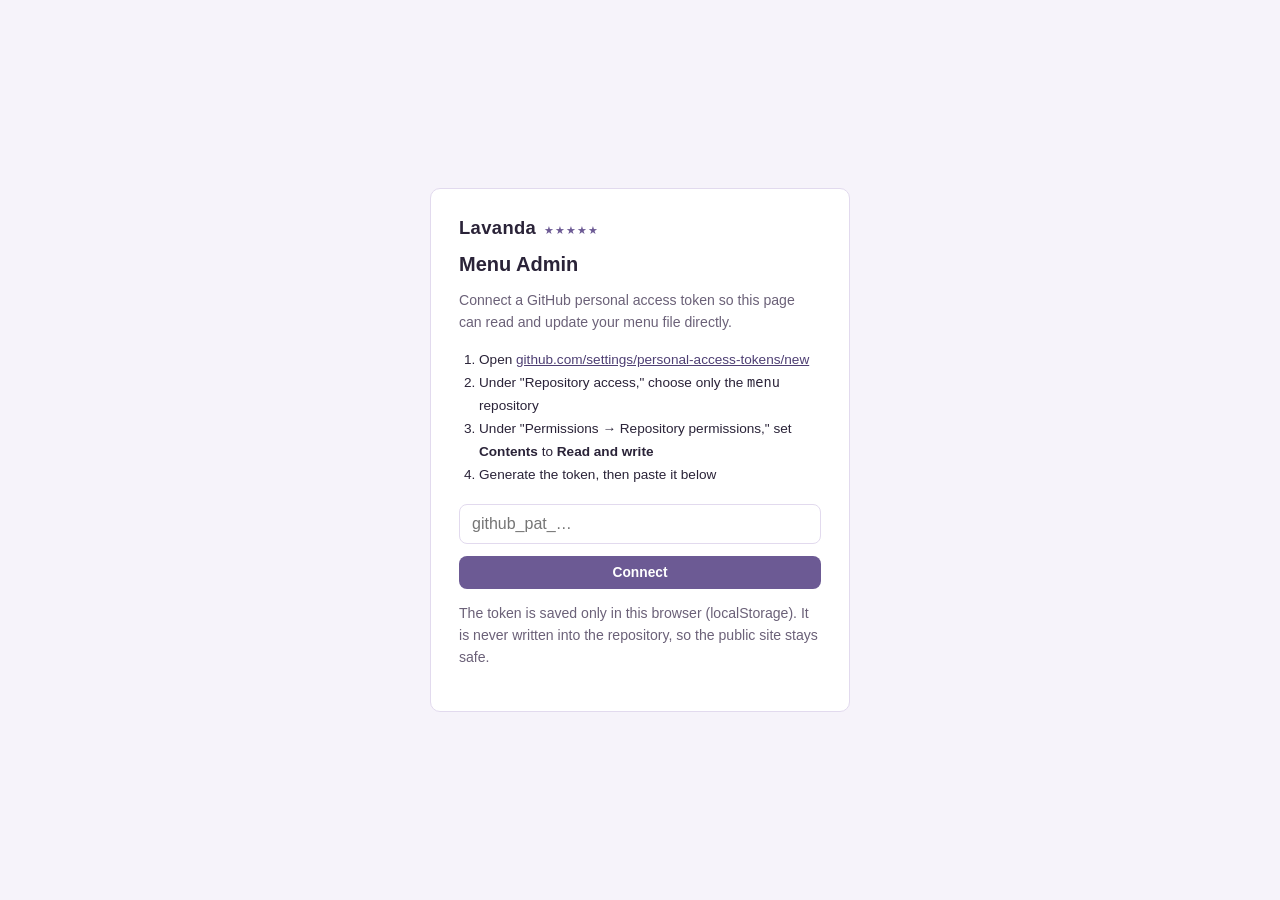
<file: admin/index.html>
<!DOCTYPE html>
<html lang="en">
<head>
<meta charset="UTF-8" />
<meta name="viewport" content="width=device-width, initial-scale=1.0" />
<title>Lavanda · Menu Admin</title>
<style>
  :root {
    --bg: #F6F3FA;
    --surface: #FFFFFF;
    --surface-2: #EFE9F5;
    --ink: #2A2338;
    --ink-soft: #6B6178;
    --primary: #6C5A94;
    --primary-dark: #4E3F73;
    --line: #E2DAEE;
    --available: #5B7A56;
    --available-bg: #E7EFE4;
    --unavailable: #96583D;
    --unavailable-bg: #F3E6DD;
    --danger: #A6503B;
    --radius: 10px;
  }

  * { box-sizing: border-box; }

  /* .setup-screen and .modal-backdrop below set their own `display`, which
     (per normal CSS cascade rules) silently overrides the browser's default
     [hidden] { display: none } — without this, elements marked hidden via
     JS still render and still catch clicks. This forces hidden to actually
     mean hidden. */
  [hidden] { display: none !important; }

  body {
    margin: 0;
    background: var(--bg);
    color: var(--ink);
    font-family: -apple-system, BlinkMacSystemFont, "Segoe UI", Roboto, "Helvetica Neue", Arial, sans-serif;
    -webkit-font-smoothing: antialiased;
  }

  button, input, select, textarea {
    font: inherit;
    color: inherit;
  }

  :focus-visible {
    outline: 2px solid var(--primary-dark);
    outline-offset: 2px;
  }

  a { color: var(--primary-dark); }

  .brand { display: flex; align-items: baseline; gap: 8px; flex-wrap: wrap; }
  .brand-name { font-size: 1.15rem; font-weight: 700; letter-spacing: 0.02em; }
  .brand-stars { color: var(--primary); font-size: 0.7rem; letter-spacing: 1px; }
  .brand-sub { color: var(--ink-soft); font-size: 0.85rem; }

  /* ---------- Setup screen ---------- */
  .setup-screen {
    min-height: 100vh;
    display: flex;
    align-items: center;
    justify-content: center;
    padding: 24px;
  }
  .setup-card {
    background: var(--surface);
    border: 1px solid var(--line);
    border-radius: var(--radius);
    padding: 28px;
    max-width: 420px;
    width: 100%;
  }
  .setup-card h1 { font-size: 1.25rem; margin: 14px 0 8px; }
  .setup-card p { color: var(--ink-soft); font-size: 0.88rem; line-height: 1.55; }
  .setup-steps { padding-left: 20px; font-size: 0.85rem; line-height: 1.7; color: var(--ink); margin: 12px 0; }
  #token-input {
    width: 100%;
    padding: 10px 12px;
    border: 1px solid var(--line);
    border-radius: 8px;
    margin: 6px 0 12px;
  }
  .fine-print { font-size: 0.74rem; color: var(--ink-soft); margin-top: 14px; line-height: 1.5; }

  /* ---------- App layout ---------- */
  .app { max-width: 760px; margin: 0 auto; padding: 20px 16px 60px; }
  .app-header {
    display: flex;
    align-items: center;
    justify-content: space-between;
    padding: 6px 0 18px;
    border-bottom: 1px solid var(--line);
    margin-bottom: 18px;
    flex-wrap: wrap;
    gap: 10px;
  }
  .header-actions { display: flex; align-items: center; gap: 10px; flex-wrap: wrap; }

  .dirty-badge {
    font-size: 0.74rem;
    color: var(--unavailable);
    background: var(--unavailable-bg);
    padding: 4px 10px;
    border-radius: 999px;
    white-space: nowrap;
  }

  .toolbar { display: flex; gap: 10px; margin-bottom: 18px; }
  #search-input {
    flex: 1;
    padding: 9px 12px;
    border: 1px solid var(--line);
    border-radius: 8px;
    background: var(--surface);
  }

  .btn {
    border: none;
    border-radius: 8px;
    padding: 9px 16px;
    font-weight: 600;
    font-size: 0.86rem;
    cursor: pointer;
    transition: background 0.15s ease;
    white-space: nowrap;
  }
  .btn-primary { background: var(--primary); color: #fff; }
  .btn-primary:hover:not(:disabled) { background: var(--primary-dark); }
  .btn-primary:disabled { background: var(--surface-2); color: var(--ink-soft); cursor: not-allowed; }
  .btn-ghost { background: transparent; color: var(--primary-dark); border: 1px solid var(--line); }
  .btn-ghost:hover { background: var(--surface-2); }

  .category-section { margin-bottom: 22px; }
  .category-header {
    display: flex;
    justify-content: space-between;
    align-items: baseline;
    font-weight: 700;
    padding-bottom: 8px;
    border-bottom: 1px solid var(--line);
    margin-bottom: 10px;
  }
  .category-header .count { color: var(--ink-soft); font-weight: 400; font-size: 0.82rem; }

  .item-row {
    display: flex;
    align-items: center;
    flex-wrap: wrap;
    gap: 12px;
    background: var(--surface);
    border: 1px solid var(--line);
    border-radius: var(--radius);
    padding: 10px 14px;
    margin-bottom: 8px;
    transition: box-shadow 0.15s ease;
  }
  .item-row.dragging { position: relative; z-index: 30; box-shadow: 0 10px 24px rgba(42,35,56,0.28); opacity: 0.97; }
  .item-row.drop-before { box-shadow: inset 0 3px 0 var(--primary); }
  .item-row.drop-after { box-shadow: inset 0 -3px 0 var(--primary); }
  .drag-handle {
    flex: 0 0 auto;
    width: 26px; height: 40px;
    display: flex; align-items: center; justify-content: center;
    background: transparent;
    border: none;
    padding: 0;
    cursor: grab;
    touch-action: none;
    -webkit-user-select: none; user-select: none;
  }
  .drag-handle:active { cursor: grabbing; }
  .drag-handle .grip {
    width: 4px; height: 4px; border-radius: 50%;
    background: var(--ink-soft);
    box-shadow:
      0 -7px 0 var(--ink-soft), 0 7px 0 var(--ink-soft),
      7px -7px 0 var(--ink-soft), 7px 0 0 var(--ink-soft), 7px 7px 0 var(--ink-soft);
  }
  #categories-container.search-active .drag-handle { opacity: 0.25; pointer-events: none; }
  .item-row.item-unavailable { opacity: 0.6; }
  .item-thumb, .item-thumb-placeholder {
    width: 42px; height: 42px;
    border-radius: 8px;
    object-fit: cover;
    background: var(--surface-2);
    flex: 0 0 auto;
    display: block;
  }
  .item-main { flex: 1 1 180px; min-width: 140px; }
  .item-name { font-weight: 600; }
  .item-desc { color: var(--ink-soft); font-size: 0.8rem; margin-top: 2px; }
  .item-price { flex: 0 0 auto; font-variant-numeric: tabular-nums; color: var(--ink-soft); font-size: 0.82rem; white-space: nowrap; }
  .item-actions { flex: 0 0 auto; display: flex; align-items: center; gap: 6px; margin-left: auto; }

  .toggle-pill {
    border: none;
    border-radius: 999px;
    padding: 5px 12px;
    font-size: 0.76rem;
    font-weight: 600;
    cursor: pointer;
    white-space: nowrap;
  }
  .toggle-pill.is-available { background: var(--available-bg); color: var(--available); }
  .toggle-pill.is-unavailable { background: var(--unavailable-bg); color: var(--unavailable); }

  .icon-btn {
    background: transparent;
    border: 1px solid var(--line);
    border-radius: 8px;
    width: 32px;
    height: 32px;
    cursor: pointer;
    line-height: 1;
    flex: 0 0 auto;
  }
  .icon-btn:hover { background: var(--surface-2); }
  .icon-btn.danger:hover { background: var(--unavailable-bg); border-color: var(--danger); }

  .empty-state {
    text-align: center;
    color: var(--ink-soft);
    padding: 40px 20px;
    font-size: 0.88rem;
  }
  .empty-state.small { padding: 14px 0; text-align: left; }

  .app-footer { text-align: center; margin-top: 30px; }
  .link-btn { background: none; border: none; color: var(--ink-soft); text-decoration: underline; cursor: pointer; font-size: 0.8rem; }

  /* ---------- Modals ---------- */
  .modal-backdrop {
    position: fixed; inset: 0;
    background: rgba(42, 35, 56, 0.4);
    display: flex; align-items: center; justify-content: center;
    padding: 20px;
    z-index: 10;
  }
  .modal {
    background: var(--surface);
    border-radius: var(--radius);
    padding: 24px;
    max-width: 460px;
    width: 100%;
    max-height: 90vh;
    overflow-y: auto;
  }
  .modal h2 { margin-top: 0; font-size: 1.1rem; }
  .modal label {
    display: block;
    font-size: 0.8rem;
    color: var(--ink-soft);
    margin-bottom: 12px;
  }
  .modal input, .modal select, .modal textarea {
    display: block;
    width: 100%;
    margin-top: 5px;
    padding: 8px 10px;
    border: 1px solid var(--line);
    border-radius: 7px;
    color: var(--ink);
    font-size: 0.95rem;
  }
  .modal textarea { min-height: 56px; resize: vertical; }
  .switch-row { display: flex; align-items: center; gap: 8px; }
  .switch-row input { width: auto; margin: 0; }
  .modal-actions { display: flex; justify-content: flex-end; gap: 10px; margin-top: 6px; }

  #image-preview { max-width: 100px; max-height: 100px; border-radius: 8px; margin-top: 8px; object-fit: cover; display: none; }
  .btn-ghost:disabled { color: var(--ink-soft); border-color: var(--line); cursor: not-allowed; }
  .photo-upload-row { display: flex; align-items: center; gap: 10px; margin-bottom: 6px; flex-wrap: wrap; }
  .upload-status { font-size: 0.78rem; color: var(--ink-soft); }
  .upload-status.is-error { color: var(--danger); }
  .upload-status.is-success { color: var(--available); }

  .prices-label { font-size: 0.8rem; color: var(--ink-soft); margin-bottom: 6px; }
  .price-row { display: flex; gap: 8px; align-items: center; margin-bottom: 8px; }
  .modal .price-row input { width: auto; flex: 1 1 0; margin-top: 0; }
  #add-price-btn { margin-bottom: 14px; }

  #copy-textarea { width: 100%; min-height: 220px; font-family: ui-monospace, "SF Mono", Menlo, monospace; font-size: 0.76rem; }

  .toast {
    position: fixed;
    bottom: 20px;
    left: 50%;
    transform: translateX(-50%);
    background: var(--ink);
    color: #fff;
    padding: 10px 18px;
    border-radius: 999px;
    font-size: 0.84rem;
    max-width: 90vw;
    text-align: center;
    z-index: 20;
  }
  .toast-error { background: var(--danger); }
  .toast-success { background: var(--available); }

  @media (prefers-reduced-motion: reduce) {
    * { transition: none !important; }
  }
</style>
</head>
<body>

<div id="toast" class="toast" hidden></div>

<!-- SETUP SCREEN -->
<div id="setup-screen" class="setup-screen">
  <div class="setup-card">
    <div class="brand"><span class="brand-name">Lavanda</span><span class="brand-stars">★★★★★</span></div>
    <h1>Menu Admin</h1>
    <p>Connect a GitHub personal access token so this page can read and update your menu file directly.</p>
    <ol class="setup-steps">
      <li>Open <a href="https://github.com/settings/personal-access-tokens/new" target="_blank" rel="noopener">github.com/settings/personal-access-tokens/new</a></li>
      <li>Under "Repository access," choose only the <code>menu</code> repository</li>
      <li>Under "Permissions → Repository permissions," set <strong>Contents</strong> to <strong>Read and write</strong></li>
      <li>Generate the token, then paste it below</li>
    </ol>
    <input type="password" id="token-input" placeholder="github_pat_…" autocomplete="off" />
    <button id="connect-btn" class="btn btn-primary" style="width:100%">Connect</button>
    <p class="fine-print">The token is saved only in this browser (localStorage). It is never written into the repository, so the public site stays safe.</p>
  </div>
</div>

<!-- APP SCREEN -->
<div id="app" class="app" hidden>
  <header class="app-header">
    <div class="brand">
      <span class="brand-name">Lavanda</span><span class="brand-stars">★★★★★</span><span class="brand-sub">Menu Admin</span>
    </div>
    <div class="header-actions">
      <span id="dirty-badge" class="dirty-badge" hidden></span>
      <button id="copy-json-btn" class="btn btn-ghost" title="Copy current menu as JSON">Copy JSON</button>
      <button id="publish-btn" class="btn btn-primary" disabled>Publish</button>
    </div>
  </header>

  <div class="toolbar">
    <input type="search" id="search-input" placeholder="Search items…" />
    <button id="add-item-btn" class="btn btn-primary">+ Add item</button>
  </div>

  <main id="categories-container">
    <div class="empty-state">Loading menu…</div>
  </main>

  <footer class="app-footer">
    <button id="signout-btn" class="link-btn">Disconnect token from this browser</button>
  </footer>
</div>

<!-- ITEM FORM MODAL -->
<div id="item-modal" class="modal-backdrop" hidden>
  <div class="modal">
    <h2 id="modal-title">Add item</h2>
    <label>Name
      <input type="text" id="field-name" dir="auto" />
    </label>
    <label>Category
      <select id="field-category"></select>
    </label>
    <label>Description (optional)
      <textarea id="field-description" dir="auto"></textarea>
    </label>
    <label>Photo</label>
    <div class="photo-upload-row">
      <button type="button" id="upload-photo-btn" class="btn btn-ghost">Upload photo</button>
      <span id="upload-status" class="upload-status"></span>
    </div>
    <input type="file" id="field-image-file" accept="image/*" style="display:none" />
    <label>Image path (auto-filled after upload, or type one manually)
      <input type="text" id="field-image" placeholder="./assets/images/example.jpg" dir="ltr" />
    </label>
    <img id="image-preview" alt="" />

    <div class="prices-label">Price(s) — add more than one for sizes like 33cm / 35cm</div>
    <div id="price-rows"></div>
    <button type="button" id="add-price-btn" class="btn btn-ghost">+ Add size/price</button>

    <label class="switch-row">
      <input type="checkbox" id="field-available" checked />
      Available
    </label>
    <div class="modal-actions">
      <button id="modal-cancel-btn" class="btn btn-ghost">Cancel</button>
      <button id="modal-save-btn" class="btn btn-primary">Save item</button>
    </div>
  </div>
</div>

<!-- COPY / FALLBACK MODAL -->
<div id="copy-modal" class="modal-backdrop" hidden>
  <div class="modal">
    <h2>Menu JSON</h2>
    <p style="font-size:0.85rem;color:var(--ink-soft);">If Publish ever won't go through, select all, copy, and paste this over the contents of <code>menu.json</code> using GitHub's own web file editor.</p>
    <textarea id="copy-textarea" readonly></textarea>
    <div class="modal-actions">
      <button id="copy-close-btn" class="btn btn-primary">Close</button>
    </div>
  </div>
</div>

<script>
(function () {
  "use strict";

  // ====================================================================
  // Repo this admin panel talks to (confirmed from github.com/LavandaCafe/menu)
  // ====================================================================
  const CONFIG = {
    owner: 'LavandaCafe',
    repo: 'menu',
    path: 'menu.json',
    branch: 'main'
  };
  // Used only to preview images (they're served from the live site, not this admin page)
  const SITE_BASE_URL = 'https://lavandacafe.github.io/menu/';
  // ====================================================================

  // Fixed categories, matching the tabs already hardcoded in index.html.
  // Adding a brand-new category here does NOT create a new tab on the live
  // site — that still needs a matching <button class="tab" data-category="...">
  // added to index.html by hand.
  const CATEGORIES = [
    { slug: 'espresso', label: 'اسپرسو بار' },
    { slug: 'hotdr', label: 'نوشیدنی گرم' },
    { slug: 'tea', label: 'چای و دمنوش' },
    { slug: 'coldCoffee', label: 'نوشیدنی سرد بر پایه اسپرسو' },
    { slug: 'colddr', label: 'نوشیدنی سرد' },
    { slug: 'shake', label: 'شیک' },
    { slug: 'cake', label: 'کیک و دسر' }
  ];
  const KNOWN_SLUGS = CATEGORIES.map((c) => c.slug);
  function categoryLabel(slug) {
    const found = CATEGORIES.find((c) => c.slug === slug);
    return found ? found.label : slug;
  }

  const TOKEN_KEY = 'lavanda_admin_token';
  const DRAFT_KEY = 'lavanda_admin_draft';
  const API_BASE = 'https://api.github.com';

  const state = {
    token: localStorage.getItem(TOKEN_KEY) || '',
    sha: null,
    items: [],
    dirty: false,
    editingId: null
  };
  let modalPrices = [];
  let pendingNewId = null;   // id reserved for a not-yet-saved new item, so an uploaded photo can be named after it
  let isUploadingPhoto = false;

  const $ = (id) => document.getElementById(id);
  const setupScreen = $('setup-screen');
  const appEl = $('app');
  const toastEl = $('toast');

  // ---------------- helpers ----------------
  function showToast(msg, type) {
    toastEl.textContent = msg;
    toastEl.className = 'toast' + (type ? ' toast-' + type : '');
    toastEl.hidden = false;
    clearTimeout(showToast._t);
    showToast._t = setTimeout(() => { toastEl.hidden = true; }, 4000);
  }

  function escapeHtml(str) {
    const div = document.createElement('div');
    div.textContent = str == null ? '' : String(str);
    return div.innerHTML;
  }

  function formatPrice(price) {
    if (price === undefined || price === null || price === '') return '';
    const n = Number(price);
    return isNaN(n) ? '' : n.toLocaleString('en-US');
  }

  function formatPrices(prices) {
    if (!Array.isArray(prices) || prices.length === 0) return '';
    return prices.map((p) => (p.label ? `${p.label}: ${formatPrice(p.price)}` : formatPrice(p.price))).join(' · ');
  }

  function resolveImageUrl(path) {
    if (!path) return '';
    return SITE_BASE_URL + path.replace(/^\.\//, '');
  }

  function genId() {
    return 'item-' + Date.now().toString(36) + '-' + Math.random().toString(36).slice(2, 7);
  }

  // Shrinks a picked photo to a sane max size and re-encodes it as JPEG, so a
  // multi-MB camera photo doesn't turn into a multi-MB upload or a slow-loading
  // live menu. Returns a Blob.
  function resizeImageFile(file, maxDim, quality) {
    maxDim = maxDim || 1200;
    quality = quality || 0.82;
    return new Promise((resolve, reject) => {
      const reader = new FileReader();
      reader.onerror = () => reject(new Error('Could not read the file'));
      reader.onload = (e) => {
        const img = new Image();
        img.onerror = () => reject(new Error('Could not read that as an image'));
        img.onload = () => {
          let w = img.naturalWidth, h = img.naturalHeight;
          if (w > h && w > maxDim) { h = Math.round(h * (maxDim / w)); w = maxDim; }
          else if (h >= w && h > maxDim) { w = Math.round(w * (maxDim / h)); h = maxDim; }
          const canvas = document.createElement('canvas');
          canvas.width = w; canvas.height = h;
          canvas.getContext('2d').drawImage(img, 0, 0, w, h);
          canvas.toBlob((blob) => blob ? resolve(blob) : reject(new Error('Could not process that image')), 'image/jpeg', quality);
        };
        img.src = e.target.result;
      };
      reader.readAsDataURL(file);
    });
  }

  function blobToBase64(blob) {
    return new Promise((resolve, reject) => {
      const reader = new FileReader();
      reader.onerror = () => reject(new Error('Could not read the file'));
      reader.onload = () => resolve(String(reader.result).split(',')[1] || '');
      reader.readAsDataURL(blob);
    });
  }

  // Uploads a (already resized) photo straight to the repo via the same Contents
  // API used for menu.json, named after the item's id so re-uploading a photo
  // for the same item just replaces it. Returns the "./assets/images/..." path.
  async function uploadImageForItem(blob, itemId) {
    const path = `assets/images/${itemId}.jpg`;
    const base64 = await blobToBase64(blob);

    let sha = null;
    try {
      const getRes = await fetch(`${API_BASE}/repos/${CONFIG.owner}/${CONFIG.repo}/contents/${path}?ref=${CONFIG.branch}`, { headers: apiHeaders() });
      if (getRes.ok) sha = (await getRes.json()).sha;
    } catch (e) { /* treat as a new file */ }

    const body = { message: `Upload photo for ${itemId}`, content: base64, branch: CONFIG.branch };
    if (sha) body.sha = sha;

    const putRes = await fetch(`${API_BASE}/repos/${CONFIG.owner}/${CONFIG.repo}/contents/${path}`, {
      method: 'PUT',
      headers: Object.assign(apiHeaders(), { 'Content-Type': 'application/json' }),
      body: JSON.stringify(body)
    });
    if (putRes.status === 401 || putRes.status === 403) throw new Error('AUTH');
    if (!putRes.ok) throw new Error('HTTP_' + putRes.status);
    return './' + path;
  }

  function showSetupScreen() { setupScreen.hidden = false; appEl.hidden = true; }
  function showApp() { setupScreen.hidden = true; appEl.hidden = false; }

  // UTF-8 safe base64 (critical for Persian text)
  function b64ToUtf8(b64) {
    const binary = atob(b64.replace(/\n/g, ''));
    const bytes = Uint8Array.from(binary, (c) => c.charCodeAt(0));
    return new TextDecoder('utf-8').decode(bytes);
  }
  function utf8ToB64(str) {
    const bytes = new TextEncoder().encode(str);
    let binary = '';
    bytes.forEach((b) => { binary += String.fromCharCode(b); });
    return btoa(binary);
  }

  // ---------------- GitHub API ----------------
  function apiHeaders() {
    return {
      'Authorization': 'Bearer ' + state.token,
      'Accept': 'application/vnd.github+json',
      'X-GitHub-Api-Version': '2022-11-28'
    };
  }

  async function fetchMenu() {
    const url = `${API_BASE}/repos/${CONFIG.owner}/${CONFIG.repo}/contents/${CONFIG.path}?ref=${CONFIG.branch}`;
    const res = await fetch(url, { headers: apiHeaders() });
    if (res.status === 404) {
      state.sha = null;
      return { items: [] };
    }
    if (res.status === 401 || res.status === 403) throw new Error('AUTH');
    if (!res.ok) throw new Error('HTTP_' + res.status);
    const data = await res.json();
    state.sha = data.sha;
    let json;
    try {
      json = JSON.parse(b64ToUtf8(data.content));
    } catch (e) {
      json = {};
    }
    return { items: Array.isArray(json.items) ? json.items : [] };
  }

  async function publishMenu() {
    const payload = { items: state.items };
    const body = {
      message: 'Update menu via admin panel',
      content: utf8ToB64(JSON.stringify(payload, null, 2)),
      branch: CONFIG.branch
    };
    if (state.sha) body.sha = state.sha;

    const url = `${API_BASE}/repos/${CONFIG.owner}/${CONFIG.repo}/contents/${CONFIG.path}`;
    const res = await fetch(url, {
      method: 'PUT',
      headers: Object.assign(apiHeaders(), { 'Content-Type': 'application/json' }),
      body: JSON.stringify(body)
    });
    if (res.status === 401 || res.status === 403) throw new Error('AUTH');
    if (res.status === 409) throw new Error('CONFLICT');
    if (!res.ok) throw new Error('HTTP_' + res.status);
    const data = await res.json();
    state.sha = data.content.sha;
  }

  function handleApiError(err) {
    const msg = err && err.message;
    if (msg === 'AUTH') {
      showToast('Token invalid or expired — reconnect below.', 'error');
      localStorage.removeItem(TOKEN_KEY);
      state.token = '';
      showSetupScreen();
    } else if (msg === 'CONFLICT') {
      showToast('The menu changed elsewhere since you loaded it. Reload the page before publishing again.', 'error');
    } else {
      showToast('Could not reach GitHub (' + (msg || 'unknown error') + '). Check your connection and try again.', 'error');
    }
  }

  // ---------------- draft autosave ----------------
  function saveDraft() {
    try {
      localStorage.setItem(DRAFT_KEY, JSON.stringify({ items: state.items, sha: state.sha, savedAt: Date.now() }));
    } catch (e) { /* storage unavailable — non-fatal */ }
  }
  function loadDraft() {
    try {
      const raw = localStorage.getItem(DRAFT_KEY);
      return raw ? JSON.parse(raw) : null;
    } catch (e) { return null; }
  }

  function markDirty() {
    state.dirty = true;
    saveDraft();
    updateDirtyUI();
  }
  function updateDirtyUI() {
    $('publish-btn').disabled = !state.dirty;
    const badge = $('dirty-badge');
    if (state.dirty) {
      badge.hidden = false;
      badge.textContent = 'Unpublished changes';
    } else {
      badge.hidden = true;
    }
  }

  // ---------------- rendering ----------------
  function render() {
    const container = $('categories-container');
    container.innerHTML = '';
    const query = $('search-input').value.trim().toLowerCase();
    container.classList.toggle('search-active', !!query);

    let anyVisible = false;

    CATEGORIES.forEach(({ slug, label }) => {
      const allInCat = state.items.filter((i) => i.category === slug);
      const visible = allInCat.filter((it) => !query || it.name.toLowerCase().includes(query));
      if (query && visible.length === 0) return;
      anyVisible = true;
      container.appendChild(renderSection(label, allInCat.length, visible));
    });

    // Safety net: items whose category doesn't match any known slug
    const orphans = state.items.filter((i) => !KNOWN_SLUGS.includes(i.category));
    if (orphans.length) {
      const visible = orphans.filter((it) => !query || it.name.toLowerCase().includes(query));
      if (!query || visible.length) {
        anyVisible = true;
        container.appendChild(renderSection('Uncategorized', orphans.length, visible));
      }
    }

    if (!anyVisible) {
      container.innerHTML = '<div class="empty-state">No items match your search.</div>';
    }
  }

  function renderSection(label, totalCount, visibleItems) {
    const section = document.createElement('section');
    section.className = 'category-section';
    const header = document.createElement('div');
    header.className = 'category-header';
    header.innerHTML = `<span dir="auto">${escapeHtml(label)}</span><span class="count">${totalCount}</span>`;
    section.appendChild(header);

    if (visibleItems.length === 0) {
      const empty = document.createElement('div');
      empty.className = 'empty-state small';
      empty.textContent = 'No items in this category yet.';
      section.appendChild(empty);
    } else {
      visibleItems.forEach((item) => section.appendChild(renderItemRow(item)));
    }
    return section;
  }

  function renderItemRow(item) {
    const row = document.createElement('div');
    row.className = 'item-row' + (item.available ? '' : ' item-unavailable');
    row.dataset.id = item.id;
    const thumb = item.image
      ? `<img class="item-thumb" src="${resolveImageUrl(item.image)}" alt="" loading="lazy" onerror="this.classList.add('item-thumb-placeholder');this.removeAttribute('src');">`
      : `<div class="item-thumb-placeholder"></div>`;
    row.innerHTML = `
      <button type="button" class="drag-handle" aria-label="Drag to reorder within ${escapeHtml(categoryLabel(item.category))}"><span class="grip"></span></button>
      ${thumb}
      <div class="item-main">
        <div class="item-name" dir="auto">${escapeHtml(item.name)}</div>
        ${item.description ? `<div class="item-desc" dir="auto">${escapeHtml(item.description)}</div>` : ''}
      </div>
      <div class="item-price">${escapeHtml(formatPrices(item.prices))}</div>
      <div class="item-actions">
        <button class="toggle-pill ${item.available ? 'is-available' : 'is-unavailable'}" data-id="${item.id}" data-action="toggle">
          ${item.available ? 'Available' : 'Unavailable'}
        </button>
        <button class="icon-btn" data-id="${item.id}" data-action="edit" aria-label="Edit item">✎</button>
        <button class="icon-btn danger" data-id="${item.id}" data-action="delete" aria-label="Delete item">🗑</button>
      </div>
    `;
    return row;
  }

  $('categories-container').addEventListener('click', (e) => {
    const btn = e.target.closest('[data-action]');
    if (!btn) return;
    const id = btn.dataset.id;
    const action = btn.dataset.action;
    const item = state.items.find((i) => i.id === id);
    if (!item) return;

    if (action === 'toggle') {
      item.available = !item.available;
      markDirty();
      render();
    } else if (action === 'edit') {
      openItemModal(item);
    } else if (action === 'delete') {
      if (confirm(`Delete "${item.name}"? This can't be undone once published.`)) {
        state.items = state.items.filter((i) => i.id !== id);
        markDirty();
        render();
      }
    }
  });

  $('search-input').addEventListener('input', render);

  // ---------------- drag to reorder (within a category) ----------------
  let dragState = null;

  function categorySiblingRows(row) {
    const section = row.closest('.category-section');
    return section ? Array.from(section.querySelectorAll('.item-row')) : [];
  }

  function clearDropIndicators() {
    document.querySelectorAll('.item-row.drop-before, .item-row.drop-after')
      .forEach((el) => el.classList.remove('drop-before', 'drop-after'));
  }

  function findDropTarget(rows, pointerY) {
    for (const r of rows) {
      const rect = r.getBoundingClientRect();
      if (pointerY < rect.top + rect.height / 2) return { row: r, id: r.dataset.id, before: true };
    }
    const last = rows[rows.length - 1];
    return last ? { row: last, id: last.dataset.id, before: false } : null;
  }

  function onDragPointerDown(e) {
    if (e.pointerType === 'mouse' && e.button !== 0) return;
    const handle = e.target.closest('.drag-handle');
    if (!handle) return;
    if ($('search-input').value.trim()) return; // only reorder against the full, unfiltered list

    const row = handle.closest('.item-row');
    if (!row) return;
    const id = row.dataset.id;
    if (!state.items.some((i) => i.id === id)) return;

    handle.setPointerCapture(e.pointerId);
    dragState = {
      pointerId: e.pointerId,
      id,
      row,
      startY: e.clientY,
      siblings: categorySiblingRows(row).filter((r) => r !== row),
      lastTarget: null
    };
    row.classList.add('dragging');
    e.preventDefault();

    handle.addEventListener('pointermove', onDragPointerMove);
    handle.addEventListener('pointerup', onDragPointerEnd);
    handle.addEventListener('pointercancel', onDragPointerEnd);
  }

  function onDragPointerMove(e) {
    if (!dragState || e.pointerId !== dragState.pointerId) return;
    dragState.row.style.transform = `translateY(${e.clientY - dragState.startY}px)`;
    clearDropIndicators();
    const target = findDropTarget(dragState.siblings, e.clientY);
    if (target) target.row.classList.add(target.before ? 'drop-before' : 'drop-after');
    dragState.lastTarget = target;
  }

  function onDragPointerEnd(e) {
    if (!dragState || e.pointerId !== dragState.pointerId) return;
    const handle = e.currentTarget;
    handle.removeEventListener('pointermove', onDragPointerMove);
    handle.removeEventListener('pointerup', onDragPointerEnd);
    handle.removeEventListener('pointercancel', onDragPointerEnd);

    const { id: draggedId, lastTarget, row } = dragState;
    row.style.transform = '';
    row.classList.remove('dragging');
    clearDropIndicators();
    dragState = null;

    if (lastTarget) {
      const items = state.items;
      const fromIdx = items.findIndex((i) => i.id === draggedId);
      if (fromIdx !== -1) {
        const [moved] = items.splice(fromIdx, 1);
        let toIdx = items.findIndex((i) => i.id === lastTarget.id);
        if (!lastTarget.before) toIdx += 1;
        items.splice(toIdx, 0, moved);
        markDirty();
      }
    }
    render();
  }

  $('categories-container').addEventListener('pointerdown', onDragPointerDown);

  // ---------------- price rows (dynamic) ----------------
  function renderPriceRows() {
    const container = $('price-rows');
    container.innerHTML = '';
    modalPrices.forEach((p, idx) => {
      const row = document.createElement('div');
      row.className = 'price-row';
      row.dataset.idx = String(idx);
      row.innerHTML = `
        <input type="text" class="price-label" placeholder="Size (optional)" value="${escapeHtml(p.label || '')}" dir="auto" />
        <input type="number" class="price-value" placeholder="Price" value="${p.price === '' || p.price == null ? '' : p.price}" min="0" step="1" />
        <button type="button" class="icon-btn danger remove-price-btn" data-idx="${idx}" aria-label="Remove this price">✕</button>
      `;
      container.appendChild(row);
    });
  }

  $('price-rows').addEventListener('input', (e) => {
    const row = e.target.closest('.price-row');
    if (!row) return;
    const idx = Number(row.dataset.idx);
    if (!modalPrices[idx]) return;
    if (e.target.classList.contains('price-label')) modalPrices[idx].label = e.target.value;
    if (e.target.classList.contains('price-value')) modalPrices[idx].price = e.target.value;
  });

  $('price-rows').addEventListener('click', (e) => {
    const btn = e.target.closest('.remove-price-btn');
    if (!btn) return;
    if (modalPrices.length <= 1) { showToast('Keep at least one price row.', 'error'); return; }
    modalPrices.splice(Number(btn.dataset.idx), 1);
    renderPriceRows();
  });

  $('add-price-btn').addEventListener('click', () => {
    modalPrices.push({ label: '', price: '' });
    renderPriceRows();
  });

  // ---------------- item modal ----------------
  function populateCategoryOptions(selected) {
    const select = $('field-category');
    select.innerHTML = '';
    CATEGORIES.forEach(({ slug, label }) => {
      const opt = document.createElement('option');
      opt.value = slug;
      opt.textContent = label;
      select.appendChild(opt);
    });
    select.value = selected && KNOWN_SLUGS.includes(selected) ? selected : CATEGORIES[0].slug;
  }

  $('field-image').addEventListener('input', updateImagePreview);
  function updateImagePreview() {
    const val = $('field-image').value.trim();
    const img = $('image-preview');
    if (val) {
      img.src = resolveImageUrl(val);
      img.style.display = 'inline-block';
    } else {
      img.style.display = 'none';
      img.removeAttribute('src');
    }
  }

  function setUploadStatus(text, kind) {
    const el = $('upload-status');
    el.textContent = text;
    el.className = 'upload-status' + (kind ? ' is-' + kind : '');
  }

  $('upload-photo-btn').addEventListener('click', () => { $('field-image-file').click(); });

  $('field-image-file').addEventListener('change', async (e) => {
    const file = e.target.files && e.target.files[0];
    if (!file) return;
    if (!file.type.startsWith('image/')) { showToast('Please choose an image file.', 'error'); e.target.value = ''; return; }
    if (file.size > 20 * 1024 * 1024) { showToast('That photo is too large (over 20MB).', 'error'); e.target.value = ''; return; }

    const itemId = state.editingId || pendingNewId;
    isUploadingPhoto = true;
    $('upload-photo-btn').disabled = true;
    $('modal-save-btn').disabled = true;
    setUploadStatus('Uploading photo…', '');

    try {
      const resized = await resizeImageFile(file);
      const path = await uploadImageForItem(resized, itemId);
      $('field-image').value = path;
      updateImagePreview();
      setUploadStatus('Uploaded ✓', 'success');
    } catch (err) {
      if (err && err.message === 'AUTH') {
        showToast('Token invalid or expired — reconnect below.', 'error');
        localStorage.removeItem(TOKEN_KEY);
        state.token = '';
        $('item-modal').hidden = true;
        showSetupScreen();
      } else {
        setUploadStatus('Upload failed — try again.', 'error');
      }
    } finally {
      isUploadingPhoto = false;
      $('upload-photo-btn').disabled = false;
      $('modal-save-btn').disabled = false;
      e.target.value = '';
    }
  });

  function openItemModal(item) {
    state.editingId = item ? item.id : null;
    pendingNewId = item ? null : genId();
    isUploadingPhoto = false;
    $('modal-title').textContent = item ? 'Edit item' : 'Add item';
    $('field-name').value = item ? item.name : '';
    $('field-description').value = item ? (item.description || '') : '';
    $('field-image').value = item ? (item.image || '') : '';
    $('field-available').checked = item ? !!item.available : true;
    populateCategoryOptions(item ? item.category : null);
    updateImagePreview();
    $('field-image-file').value = '';
    setUploadStatus('', '');

    modalPrices = item && Array.isArray(item.prices) && item.prices.length
      ? item.prices.map((p) => ({ label: p.label || '', price: p.price }))
      : [{ label: '', price: '' }];
    renderPriceRows();

    $('item-modal').hidden = false;
    $('field-name').focus();
  }

  $('add-item-btn').addEventListener('click', () => openItemModal(null));
  $('modal-cancel-btn').addEventListener('click', () => { $('item-modal').hidden = true; });

  $('modal-save-btn').addEventListener('click', () => {
    if (isUploadingPhoto) { showToast('Still uploading the photo — one second.', 'error'); return; }
    const name = $('field-name').value.trim();
    if (!name) { showToast('Name is required.', 'error'); return; }

    const category = $('field-category').value;
    const description = $('field-description').value.trim();
    const image = $('field-image').value.trim();
    const available = $('field-available').checked;

    const prices = modalPrices
      .map((p) => ({ label: (p.label || '').trim(), price: Number(p.price) }))
      .filter((p) => !isNaN(p.price) && p.price !== null);
    if (prices.length === 0) { showToast('Add at least one valid price.', 'error'); return; }

    if (state.editingId) {
      const item = state.items.find((i) => i.id === state.editingId);
      if (item) Object.assign(item, { name, category, description, image, available, prices });
    } else {
      state.items.push({ id: pendingNewId || genId(), name, category, description, image, available, prices });
    }

    markDirty();
    $('item-modal').hidden = true;
    render();
  });

  // ---------------- publish / copy fallback ----------------
  $('publish-btn').addEventListener('click', async () => {
    const btn = $('publish-btn');
    btn.disabled = true;
    btn.textContent = 'Publishing…';
    try {
      await publishMenu();
      state.dirty = false;
      localStorage.removeItem(DRAFT_KEY);
      showToast('Published — your live menu will update within a minute or two.', 'success');
    } catch (err) {
      handleApiError(err);
    } finally {
      btn.textContent = 'Publish';
      updateDirtyUI();
    }
  });

  $('copy-json-btn').addEventListener('click', () => {
    const json = JSON.stringify({ items: state.items }, null, 2);
    $('copy-textarea').value = json;
    $('copy-modal').hidden = false;
    if (navigator.clipboard && navigator.clipboard.writeText) {
      navigator.clipboard.writeText(json).then(
        () => showToast('Copied to clipboard.', 'success'),
        () => {} // clipboard API blocked — the visible textarea still lets them copy by hand
      );
    }
  });
  $('copy-close-btn').addEventListener('click', () => { $('copy-modal').hidden = true; });

  // ---------------- setup / connect ----------------
  $('connect-btn').addEventListener('click', () => {
    const val = $('token-input').value.trim();
    if (!val) { showToast('Paste a token first.', 'error'); return; }
    state.token = val;
    localStorage.setItem(TOKEN_KEY, val);
    init();
  });

  $('signout-btn').addEventListener('click', () => {
    if (confirm('Disconnect this token from this browser? You can reconnect anytime with the same or a new token.')) {
      localStorage.removeItem(TOKEN_KEY);
      state.token = '';
      showSetupScreen();
    }
  });

  // ---------------- boot ----------------
  async function init() {
    if (!state.token) { showSetupScreen(); return; }
    showApp();
    $('categories-container').innerHTML = '<div class="empty-state">Loading menu…</div>';
    try {
      const remote = await fetchMenu();
      const draft = loadDraft();
      const remoteMatchesDraftBase = draft && draft.sha === state.sha;
      const draftDiffers = draft && JSON.stringify(draft.items) !== JSON.stringify(remote.items);

      if (remoteMatchesDraftBase && draftDiffers &&
          confirm('You have unpublished edits saved in this browser from last time. Restore them?')) {
        state.items = draft.items;
        state.dirty = true;
      } else {
        state.items = remote.items;
        state.dirty = false;
      }
      updateDirtyUI();
      render();
    } catch (err) {
      handleApiError(err);
    }
  }

  init();
})();
</script>
</body>
</html>
</file>
